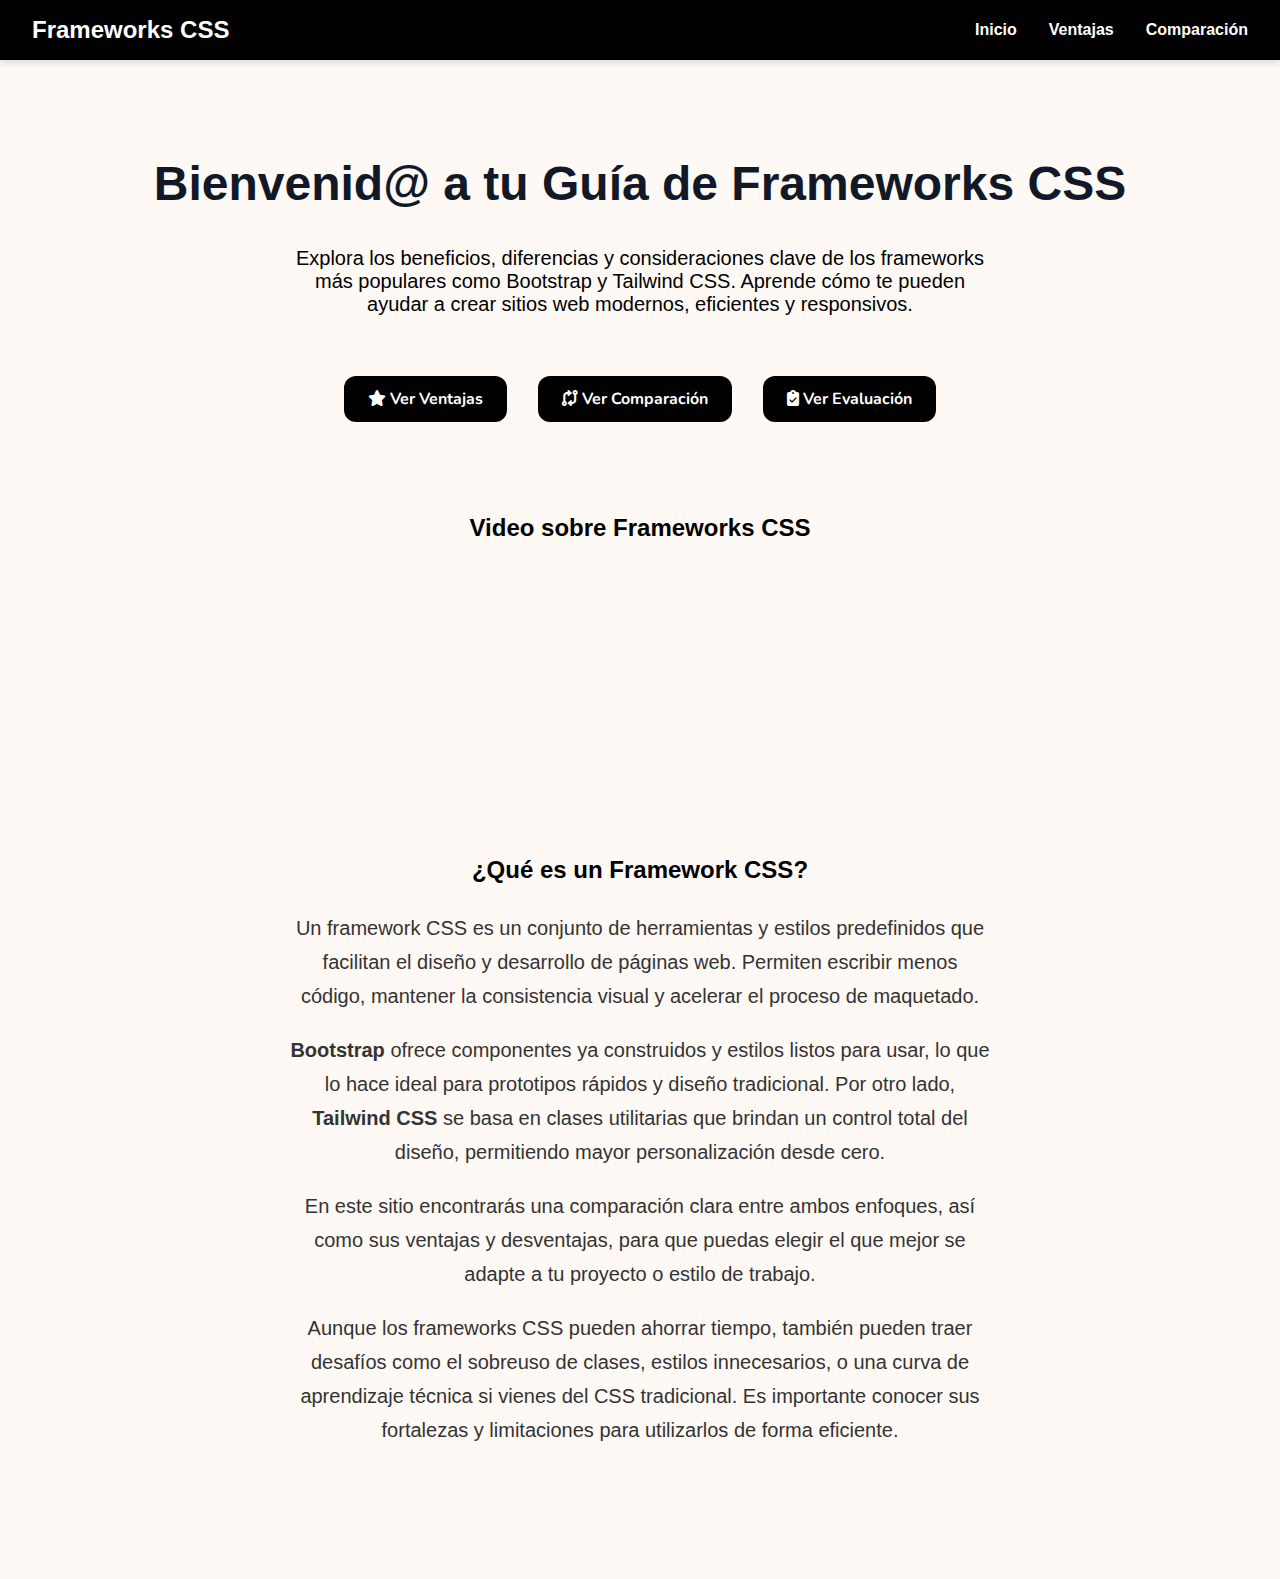
<file: index.html>
<!DOCTYPE html>
<html lang="es">
<head>
  <meta charset="UTF-8">
  <meta name="viewport" content="width=device-width, initial-scale=1.0">
  <title>Frameworks CSS</title>
  <link href="https://fonts.googleapis.com/css2?family=Nunito:wght@400;700;900&display=swap" rel="stylesheet">
  <link href="https://cdnjs.cloudflare.com/ajax/libs/font-awesome/6.4.0/css/all.min.css" rel="stylesheet">
  <link rel="stylesheet" href="CSS/style.css">
</head>
<body>
  <header>
    <h2>Frameworks CSS</h2>
    <nav>
      <a href="index.html">Inicio</a>
      <a href="ventajas.html">Ventajas</a>
      <a href="comparacion.html">Comparación</a>
    </nav>
  </header>
  <section class="hero">
    <h1>Bienvenid@ a tu Guía de Frameworks CSS</h1>
    <p>Explora los beneficios, diferencias y consideraciones clave de los frameworks más populares como Bootstrap y Tailwind CSS. Aprende cómo te pueden ayudar a crear sitios web modernos, eficientes y responsivos.</p>
   <!--Botones , uno es diferente por lo de javascript  -->
   
    <div class="botones">
      <a href="ventajas.html"><i class="fas fa-star"></i> Ver Ventajas</a>
      <a href="comparacion.html"><i class="fas fa-code-compare"></i> Ver Comparación</a>
    <button id="btnEvaluacion"><i class="fas fa-clipboard-check"></i> Ver Evaluación</button>

    </div>

  
    <section class="video-section" style="text-align:center; margin: 2rem 0;">
      <h2>Video sobre Frameworks CSS</h2>
      <div style="position:relative; padding-bottom:56.25%; height:0; overflow:hidden; max-width:100%;">
        <iframe src="https://www.youtube.com/embed/I4a-CyLFXfg" 
                frameborder="0" 
                allow="accelerometer; autoplay; clipboard-write; encrypted-media; gyroscope; picture-in-picture" 
                allowfullscreen
                style="position:absolute; top:0; left:0; width:100%; height:100%;">
        </iframe>
      </div>
    </section>
    
    
<!--INFORMACION DE FRAMWEORKS  -->
  <section class="info-section">
    <h2 style="text-align:center;">¿Qué es un Framework CSS?</h2>
    <p>
      Un framework CSS es un conjunto de herramientas y estilos predefinidos que facilitan el diseño y desarrollo de páginas web. Permiten escribir menos código, mantener la consistencia visual y acelerar el proceso de maquetado.
    </p>
    <p>
      <strong>Bootstrap</strong> ofrece componentes ya construidos y estilos listos para usar, lo que lo hace ideal para prototipos rápidos y diseño tradicional. Por otro lado, <strong>Tailwind CSS</strong> se basa en clases utilitarias que brindan un control total del diseño, permitiendo mayor personalización desde cero.
    </p>
    <p>
      En este sitio encontrarás una comparación clara entre ambos enfoques, así como sus ventajas y desventajas, para que puedas elegir el que mejor se adapte a tu proyecto o estilo de trabajo.
    </p>
    <p>
      Aunque los frameworks CSS pueden ahorrar tiempo, también pueden traer desafíos como el sobreuso de clases, estilos innecesarios, o una curva de aprendizaje técnica si vienes del CSS tradicional. Es importante conocer sus fortalezas y limitaciones para utilizarlos de forma eficiente.
    </p>
  </section>
<!-- Se conecta el quiz o evaluacion -->

  <section id="quiz" class="seccion" style="display: none;">
  
  
    <h2>Quiz: ¿Qué tanto sabes sobre Bootstrap y Tailwind?</h2>
    <form id="frameworkQuiz">
      <div>
        <p>1. ¿Cuál es el objetivo principal de Bootstrap?</p>
        <label><input type="radio" name="q1" value="a"> Crear gráficos 3D</label><br>
        <label><input type="radio" name="q1" value="b"> Estilizar con clases predefinidas</label><br>
        <label><input type="radio" name="q1" value="c"> Editar bases de datos</label>
      </div><br>
  
      <div>
        <p>2. ¿Tailwind CSS se basa en qué tipo de clases?</p>
        <label><input type="radio" name="q2" value="a"> Utilitarias</label><br>
        <label><input type="radio" name="q2" value="b"> Clases globales</label><br>
        <label><input type="radio" name="q2" value="c"> JavaScript</label>
      </div><br>
  
      <div>
        <p>3. ¿Qué clase de Bootstrap aplica un botón azul?</p>
        <label><input type="radio" name="q3" value="a"> btn-light</label><br>
        <label><input type="radio" name="q3" value="b"> btn-primary</label><br>
        <label><input type="radio" name="q3" value="c"> btn-dark</label>
      </div><br>
  
      <button type="button" id="btnEnviar">Enviar respuestas</button>
    </form>
    <p id="resultado" style="margin-top: 20px; font-weight: bold;"></p>
  </section>
  
  <!-- Conectamos el script JS -->
  <script src="JS/evaluacion.js"></script>
  </body>
  
</body>
</html>
</file>
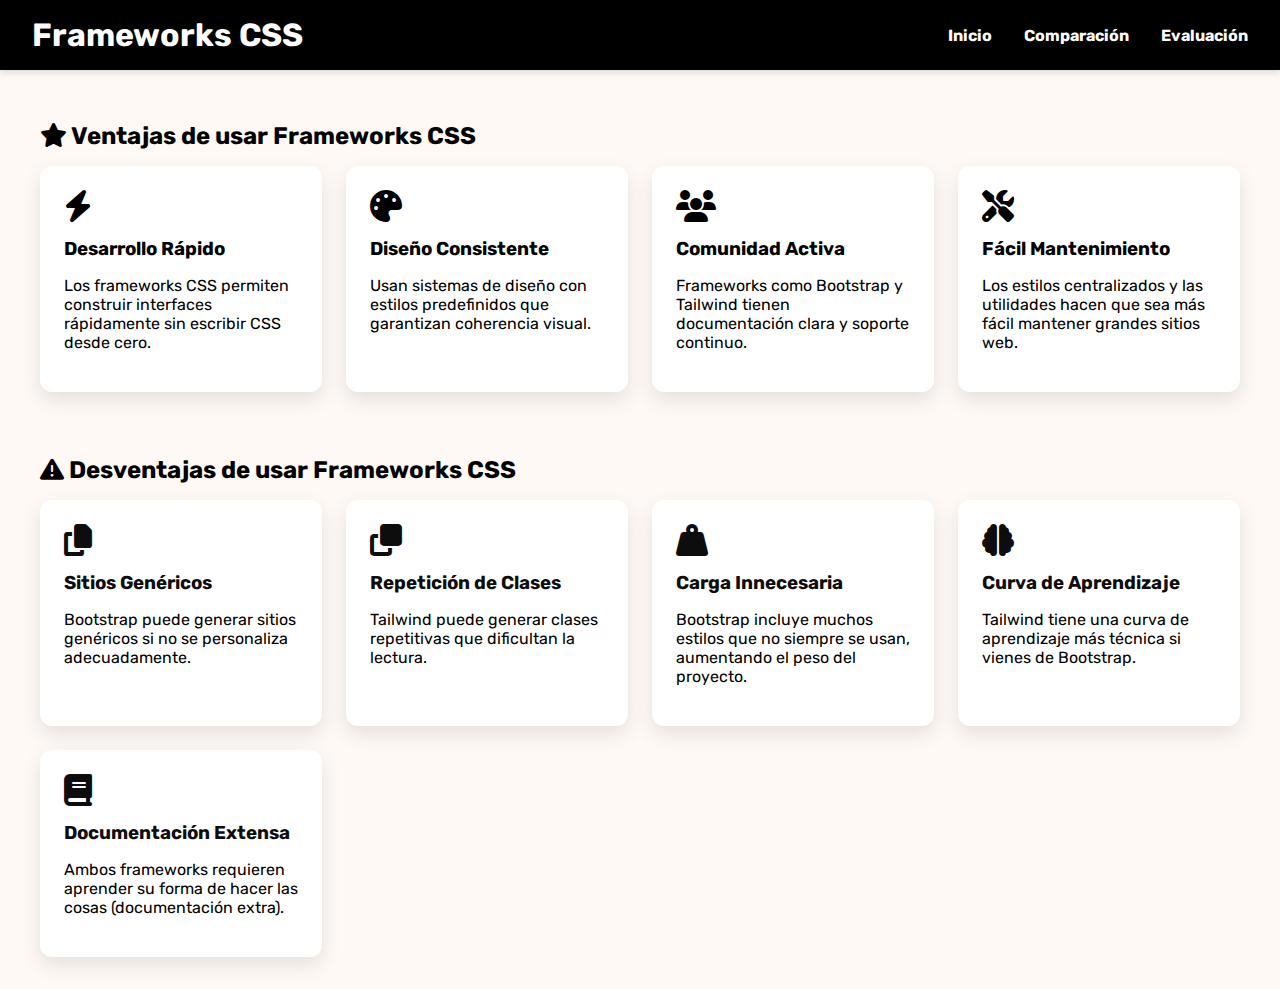
<file: ventajas.html>
<!DOCTYPE html>
<html lang="es">
<head>
  <meta charset="UTF-8" />
  <meta name="viewport" content="width=device-width, initial-scale=1.0" />
  <title>Ventajas y Desventajas de Frameworks CSS</title>
  <link href="https://fonts.googleapis.com/css2?family=Rubik:wght@400;700&display=swap" rel="stylesheet" />
  <link rel="stylesheet" href="https://cdnjs.cloudflare.com/ajax/libs/font-awesome/6.5.0/css/all.min.css">
  <link rel="stylesheet" href="CSS/style.css">
</head>
<body>
  <header>
    <h1>Frameworks CSS</h1>
    <nav>
      <a href="index.html">Inicio</a>
      <a href="comparacion.html">Comparación</a>
      <button id="btnEvaluacion"> Evaluación</button>
    </nav>
  </header>

  <main class="container">
    <h2><i class="fas fa-star"></i> Ventajas de usar Frameworks CSS</h2>
    <section class="cards">
      <div class="card">
        <i class="fas fa-bolt"></i>
        <h3>Desarrollo Rápido</h3>
        <p>Los frameworks CSS permiten construir interfaces rápidamente sin escribir CSS desde cero.</p>
      </div>
      <div class="card">
        <i class="fas fa-palette"></i>
        <h3>Diseño Consistente</h3>
        <p>Usan sistemas de diseño con estilos predefinidos que garantizan coherencia visual.</p>
      </div>
      <div class="card">
        <i class="fas fa-users"></i>
        <h3>Comunidad Activa</h3>
        <p>Frameworks como Bootstrap y Tailwind tienen documentación clara y soporte continuo.</p>
      </div>
      <div class="card">
        <i class="fas fa-tools"></i>
        <h3>Fácil Mantenimiento</h3>
        <p>Los estilos centralizados y las utilidades hacen que sea más fácil mantener grandes sitios web.</p>
      </div>
    </section>

    <h2 style="margin-top: 4rem;"><i class="fas fa-exclamation-triangle"></i> Desventajas de usar Frameworks CSS</h2>
    <section class="cards">
      <div class="card desventaja">
        <i class="fas fa-copy"></i>
        <h3>Sitios Genéricos</h3>
        <p>Bootstrap puede generar sitios genéricos si no se personaliza adecuadamente.</p>
      </div>
      <div class="card desventaja">
        <i class="fas fa-clone"></i>
        <h3>Repetición de Clases</h3>
        <p>Tailwind puede generar clases repetitivas que dificultan la lectura.</p>
      </div>
      <div class="card desventaja">
        <i class="fas fa-weight-hanging"></i>
        <h3>Carga Innecesaria</h3>
        <p>Bootstrap incluye muchos estilos que no siempre se usan, aumentando el peso del proyecto.</p>
      </div>
      <div class="card desventaja">
        <i class="fas fa-brain"></i>
        <h3>Curva de Aprendizaje</h3>
        <p>Tailwind tiene una curva de aprendizaje más técnica si vienes de Bootstrap.</p>
      </div>
      <div class="card desventaja">
        <i class="fas fa-book"></i>
        <h3>Documentación Extensa</h3>
        <p>Ambos frameworks requieren aprender su forma de hacer las cosas (documentación extra).</p>
      </div>
    </section>

  
  </main>
  <!-- Se conecta el quiz o evaluacion -->

  <section id="quiz" class="seccion" style="display: none;">
  
  
    <h2>Quiz: ¿Qué tanto sabes sobre Bootstrap y Tailwind?</h2>
    <form id="frameworkQuiz">
      <div>
        <p>1. ¿Cuál es el objetivo principal de Bootstrap?</p>
        <label><input type="radio" name="q1" value="a"> Crear gráficos 3D</label><br>
        <label><input type="radio" name="q1" value="b"> Estilizar con clases predefinidas</label><br>
        <label><input type="radio" name="q1" value="c"> Editar bases de datos</label>
      </div><br>
  
      <div>
        <p>2. ¿Tailwind CSS se basa en qué tipo de clases?</p>
        <label><input type="radio" name="q2" value="a"> Utilitarias</label><br>
        <label><input type="radio" name="q2" value="b"> Clases globales</label><br>
        <label><input type="radio" name="q2" value="c"> JavaScript</label>
      </div><br>
  
      <div>
        <p>3. ¿Qué clase de Bootstrap aplica un botón azul?</p>
        <label><input type="radio" name="q3" value="a"> btn-light</label><br>
        <label><input type="radio" name="q3" value="b"> btn-primary</label><br>
        <label><input type="radio" name="q3" value="c"> btn-dark</label>
      </div><br>
  
      <button type="button" id="btnEnviar">Enviar respuestas</button>
    </form>
    <p id="resultado" style="margin-top: 20px; font-weight: bold;"></p>
  </section>
  
  <!-- Conectamos el script JS -->
  <script src="JS/evaluacion.js"></script>
</body>
</html>
</file>
<file: CSS/style.css>
/* ========== FUENTES Y BASE ========== */


body {
  margin: 0;
  padding: 0;
  font-family: 'Rubik', sans-serif;
  background-color: #fef9f4;
  color: #000000;

}

/* ========== HEADER ========== */
header {
  background-color: #000000;
  padding: 1rem 2rem;
  box-shadow: 0 4px 6px rgba(0, 0, 0, 0.1);
  display: flex;
  justify-content: space-between;
  align-items: center;
}
header p {
  margin-top: 0.5rem;
  font-size: 1rem;
  color: white;
}


header h1,
header h2 {
  color: white;
  margin: 0;
}

/* ========== NAVBAR ========== */
nav {
  display: flex;
  gap: 2rem;
  align-items: center;
}

nav a,
nav button {
  color: white;
  background: none;
  border: none;
  text-decoration: none;
  font-weight: bold;
  font-size: 1rem;
  font-family: inherit;
  cursor: pointer;
  padding: 0;
  transition: color 0.3s;
}

nav a:hover,
nav button:hover {
  color: white;
}

nav button:focus {
  outline: none;
}


.nav-buttons {
  display: flex;
  gap: 1rem;
  margin-top: 1rem; /* Agrega separación debajo del título */
}
.header-container {
  gap: 35.5rem;
}
/* ========== HERO ========== */
.hero {
  padding: 4rem 2rem;
  display: flex;
  flex-direction: column;
  align-items: center;
  text-align: center;
}

.hero h1 {
  font-size: 3rem;
  color: #111827;
  margin-bottom: 1rem;
}

.hero p {
  font-size: 1.25rem;
  max-width: 700px;
}

/* ========== INFO SECTION ========== */
.info-section {
  max-width: 900px;
  margin: 2rem auto;
  padding: 1rem 2rem;
  line-height: 1.7;
  color: #333;
}

/* ========== CONTAINER ========== */
.container {
  padding: 2rem;
  max-width: 1200px;
  margin: auto;
}

/* ========== TITULOS ========== */
h2 {
  color: #000000;
  margin-bottom: 1rem;
}

/* ========== TARJETAS ========== */
.cards {
  display: grid;
  grid-template-columns: repeat(auto-fit, minmax(280px, 1fr));
  gap: 1.5rem;
}

.card {
  background-color: #fff;
  border-radius: 12px;
  padding: 1.5rem;
  box-shadow: 0 8px 20px rgba(0, 0, 0, 0.1);
  transition: transform 0.3s ease, box-shadow 0.3s ease;
}

.card:hover {
  transform: translateY(-5px);
  box-shadow: 0 12px 24px rgba(0, 0, 0, 0.15);
}

.card i {
  font-size: 2rem;
  color: #000000;
  margin-bottom: 0.5rem;
}

.card h3 {
  margin: 0.5rem 0;
  color: #000000;
}

.card.desventaja i,
.card.desventaja h3 {
  color: #0e0d0d;
}

/* ========== ICONOS ========== */
.iconos {
  margin-top: 3rem;
  font-size: 3rem;
  color: #000000;
  animation: pulse 2s infinite;
}

@keyframes pulse {
  0%, 100% { transform: scale(1); }
  50% { transform: scale(1.1); }
}

/* ========== BOTONES GENERALES ========== */
.botones {
  display: flex;
  justify-content: center;
  gap: 15px;
  margin: 2rem 0;
}

.botones a,
.botones button {
  background-color: black;
  color: white;
  font-size: 1rem;
  padding: 0.75rem 1.5rem;
  margin: 0.5rem;
  border: none;
  border-radius: 0.75rem;
  font-weight: bold;
  text-decoration: none;
  cursor: pointer;
  transition: background-color 0.3s ease;
  font-family: 'Nunito', sans-serif;
}

.botones a:hover,
.botones button:hover {
  background-color: #084298;
}

/* ========== BOTONES DE NAVEGACIÓN EXTRA ========== */
.nav-btns {
  margin-top: 3rem;
  text-align: center;
}

.nav-btns a {
  background-color: #070707;
  color: white;
  padding: 0.75rem 1.5rem;
  border-radius: 9999px;
  margin: 0 0.5rem;
  font-weight: bold;
  text-decoration: none;
  transition: background-color 0.3s;
}

.nav-btns a:hover {
  background-color: #000000;
}

/* ========== QUIZ ========== */
#quiz {
  max-width: 800px;
  margin: 40px auto;
  padding: 30px;
  background-color: #f1f1f1;
  border-radius: 15px;
  box-shadow: 0 5px 15px rgba(0, 0, 0, 0.1);
}

#quiz h2 {
  color: #000000;
  margin-bottom: 20px;
  text-align: center;
}

#quiz p {
  margin-bottom: 10px;
  font-weight: bold;
}

#frameworkQuiz label {
  display: block;
  margin-bottom: 5px;
}

#btnEnviar {
  margin-top: 20px;
  background-color: #000000;
  color: white;
  border: none;
  padding: 10px 15px;
  border-radius: 8px;
  cursor: pointer;
  transition: background-color 0.3s ease;
}

#btnEnviar:hover {
  background-color: #000000;
}

/* ========== TABLAS ========== */
table {
  width: 100%;
  border-collapse: collapse;
  margin-bottom: 2rem;
}

th, td {
  padding: 1rem;
  border: 1px solid #ccc;
  text-align: left;
}

th {
  background-color: #000000;
  color: white;
}

/* ========== GRID TARJETAS ========== */
.grid {
  display: grid;
  grid-template-columns: 1fr 1fr;
  gap: 2rem;
}

.card h2 {
  color: #000000;
}

@media (max-width: 768px) {
  .grid {
    grid-template-columns: 1fr;
  }
}

/* ========== HEADER EXTRA ========== */
.header-container {
  display: flex;
  justify-content: space-between;
  align-items: center;
  flex-wrap: wrap;
}

.title-area {
  max-width: 60%;
}

header p {
  margin-top: 0.5rem;
  font-size: 1rem;
}

.nav-buttons {
  display: flex;
  gap: 1rem;
}

.btn-eval {
  background-color: #ffffff;
  color: #0d6efd;
  font-weight: 600;
}

.btn-eval i {
  margin-right: 5px;
}

@media (max-width: 768px) {
  .header-container {
    flex-direction: column;
    align-items: flex-start;
    gap: 1rem;
  }

  .title-area,
  .nav-buttons {
    width: 100%;
  }

  .nav-buttons {
    flex-direction: column;
    align-items: flex-start;
}
}
</file>
